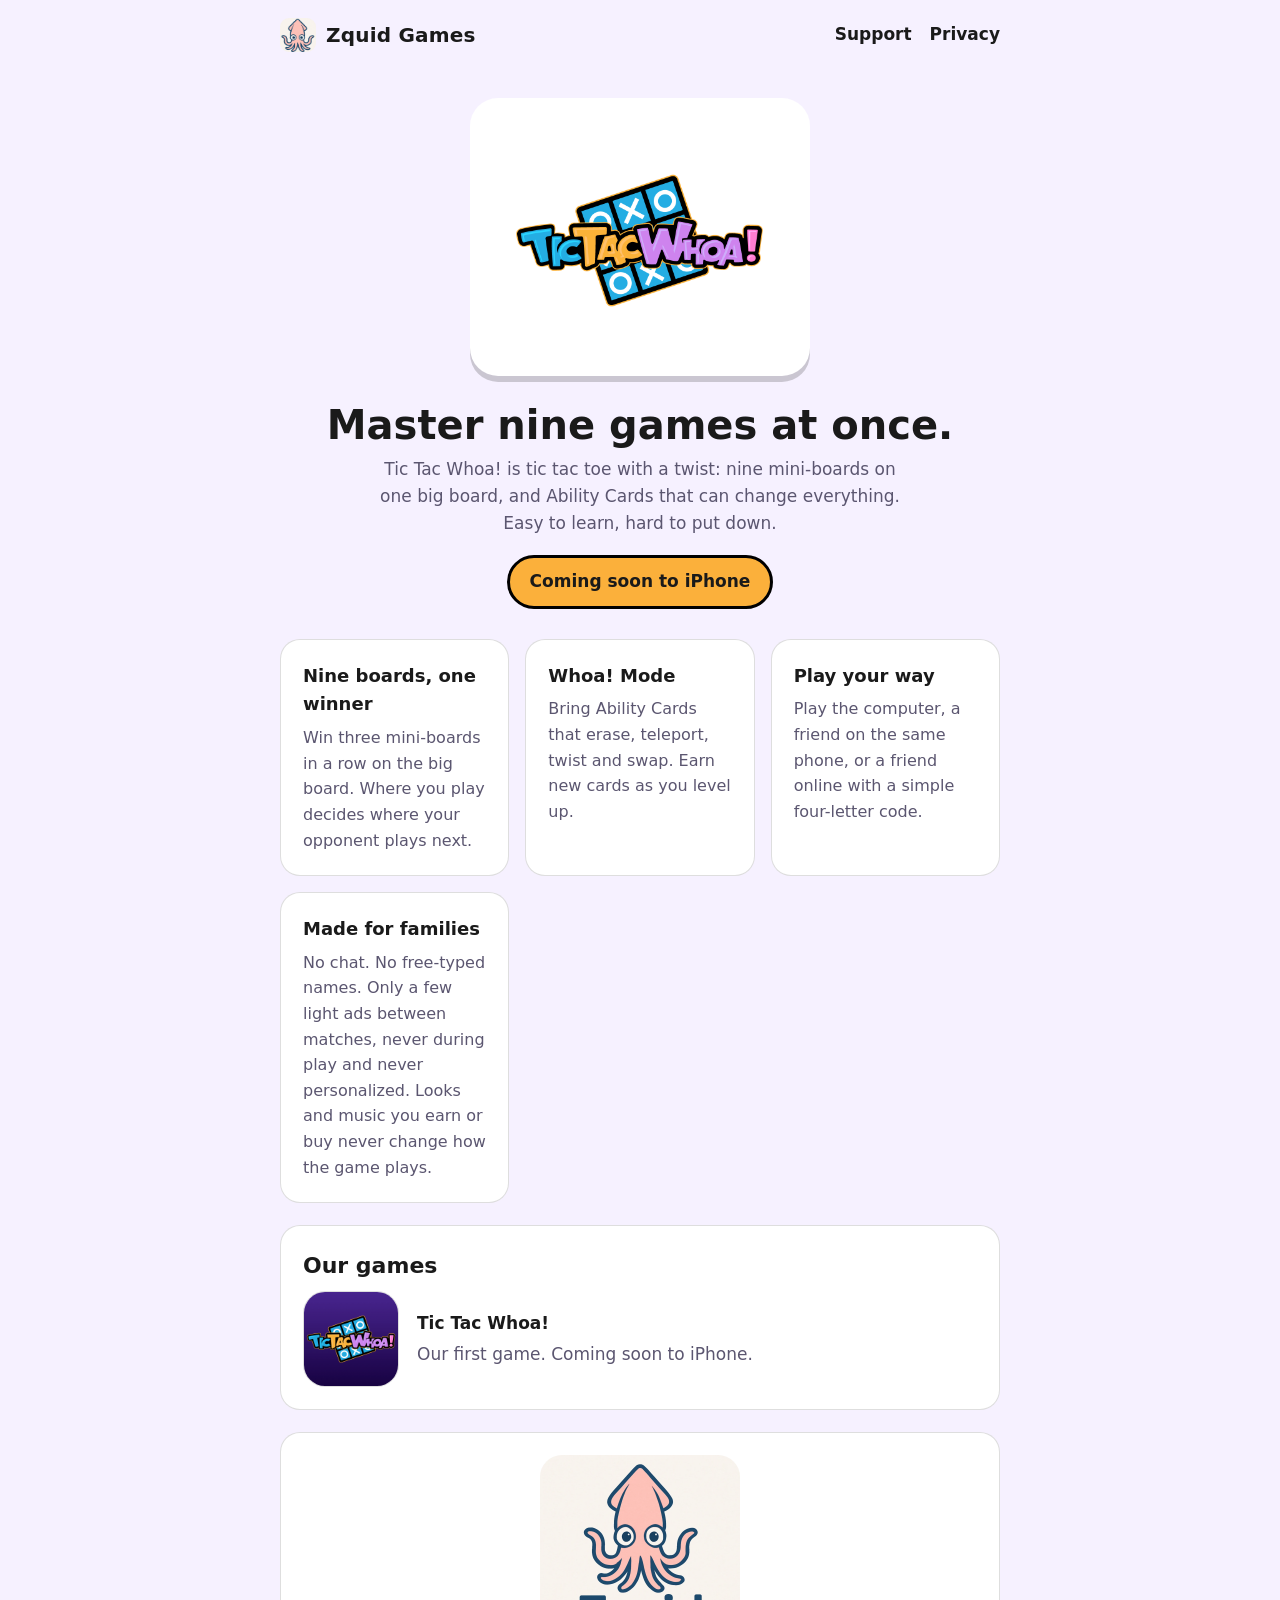
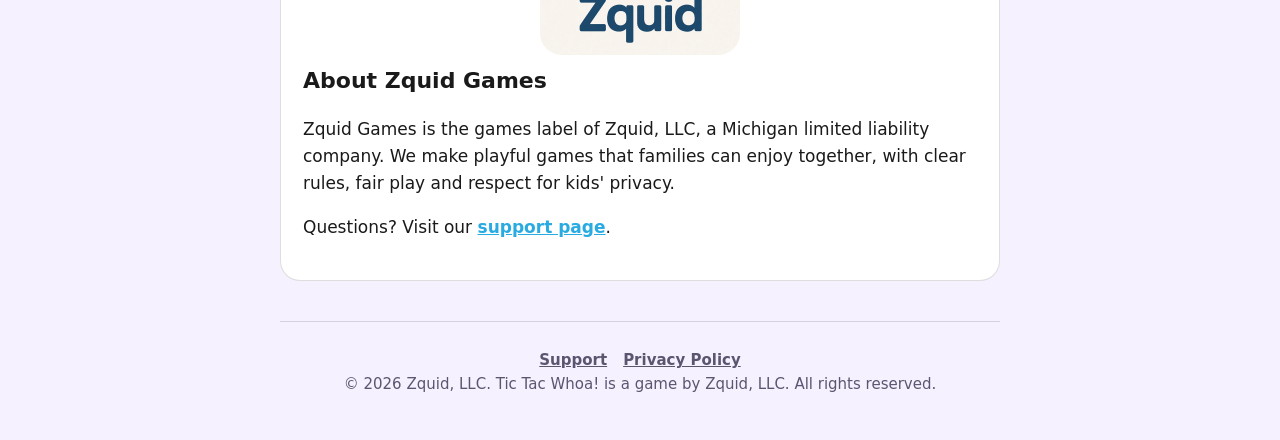
<file: index.html>
<!doctype html>
<html lang="en">
<head>
<meta charset="utf-8">
<meta name="viewport" content="width=device-width, initial-scale=1">
<title>Zquid Games | Tic Tac Whoa!</title>
<meta name="description" content="Zquid Games makes playful games for families. Our first game is Tic Tac Whoa!: nine games of tic tac toe at once, with Ability Cards that change the board.">
<link rel="icon" href="squid.png">
<link rel="stylesheet" href="style.css">
</head>
<body>
<div class="wrap">
  <header class="site">
    <a class="brand" href="index.html"><img src="squid.png" alt="" width="36" height="34"><span>Zquid Games</span></a>
    <nav><a href="support.html">Support</a><a href="privacy.html">Privacy</a></nav>
  </header>

  <section class="hero">
    <img class="logo" src="logo.png" alt="Tic Tac Whoa!" width="340" height="272">
    <h1>Master nine games at once.</h1>
    <p>Tic Tac Whoa! is tic tac toe with a twist: nine mini-boards on one big board, and Ability Cards that can change everything. Easy to learn, hard to put down.</p>
    <a class="pill" href="support.html">Coming soon to iPhone</a>
  </section>

  <section class="cards">
    <div class="card"><h3>Nine boards, one winner</h3><p>Win three mini-boards in a row on the big board. Where you play decides where your opponent plays next.</p></div>
    <div class="card"><h3>Whoa! Mode</h3><p>Bring Ability Cards that erase, teleport, twist and swap. Earn new cards as you level up.</p></div>
    <div class="card"><h3>Play your way</h3><p>Play the computer, a friend on the same phone, or a friend online with a simple four-letter code.</p></div>
    <div class="card"><h3>Made for families</h3><p>No chat. No free-typed names. Only a few light ads between matches, never during play and never personalized. Looks and music you earn or buy never change how the game plays.</p></div>
  </section>

  <section class="card">
    <h2>Our games</h2>
    <div class="game">
      <img src="icon.png" alt="Tic Tac Whoa! app icon">
      <div class="text">
        <strong>Tic Tac Whoa!</strong>
        <p>Our first game. Coming soon to iPhone.</p>
      </div>
    </div>
  </section>

  <section class="card">
    <img class="zquid" src="zquid-logo.png" alt="Zquid, LLC logo: a friendly pink squid" width="200" height="200">
    <h2>About Zquid Games</h2>
    <p>Zquid Games is the games label of Zquid, LLC, a Michigan limited liability company. We make playful games that families can enjoy together, with clear rules, fair play and respect for kids' privacy.</p>
    <p>Questions? Visit our <a href="support.html">support page</a>.</p>
  </section>

  <footer class="site">
    <div><a href="support.html">Support</a><a href="privacy.html">Privacy Policy</a></div>
    <div>&copy; 2026 Zquid, LLC. Tic Tac Whoa! is a game by Zquid, LLC. All rights reserved.</div>
  </footer>
</div>
</body>
</html>
</file>
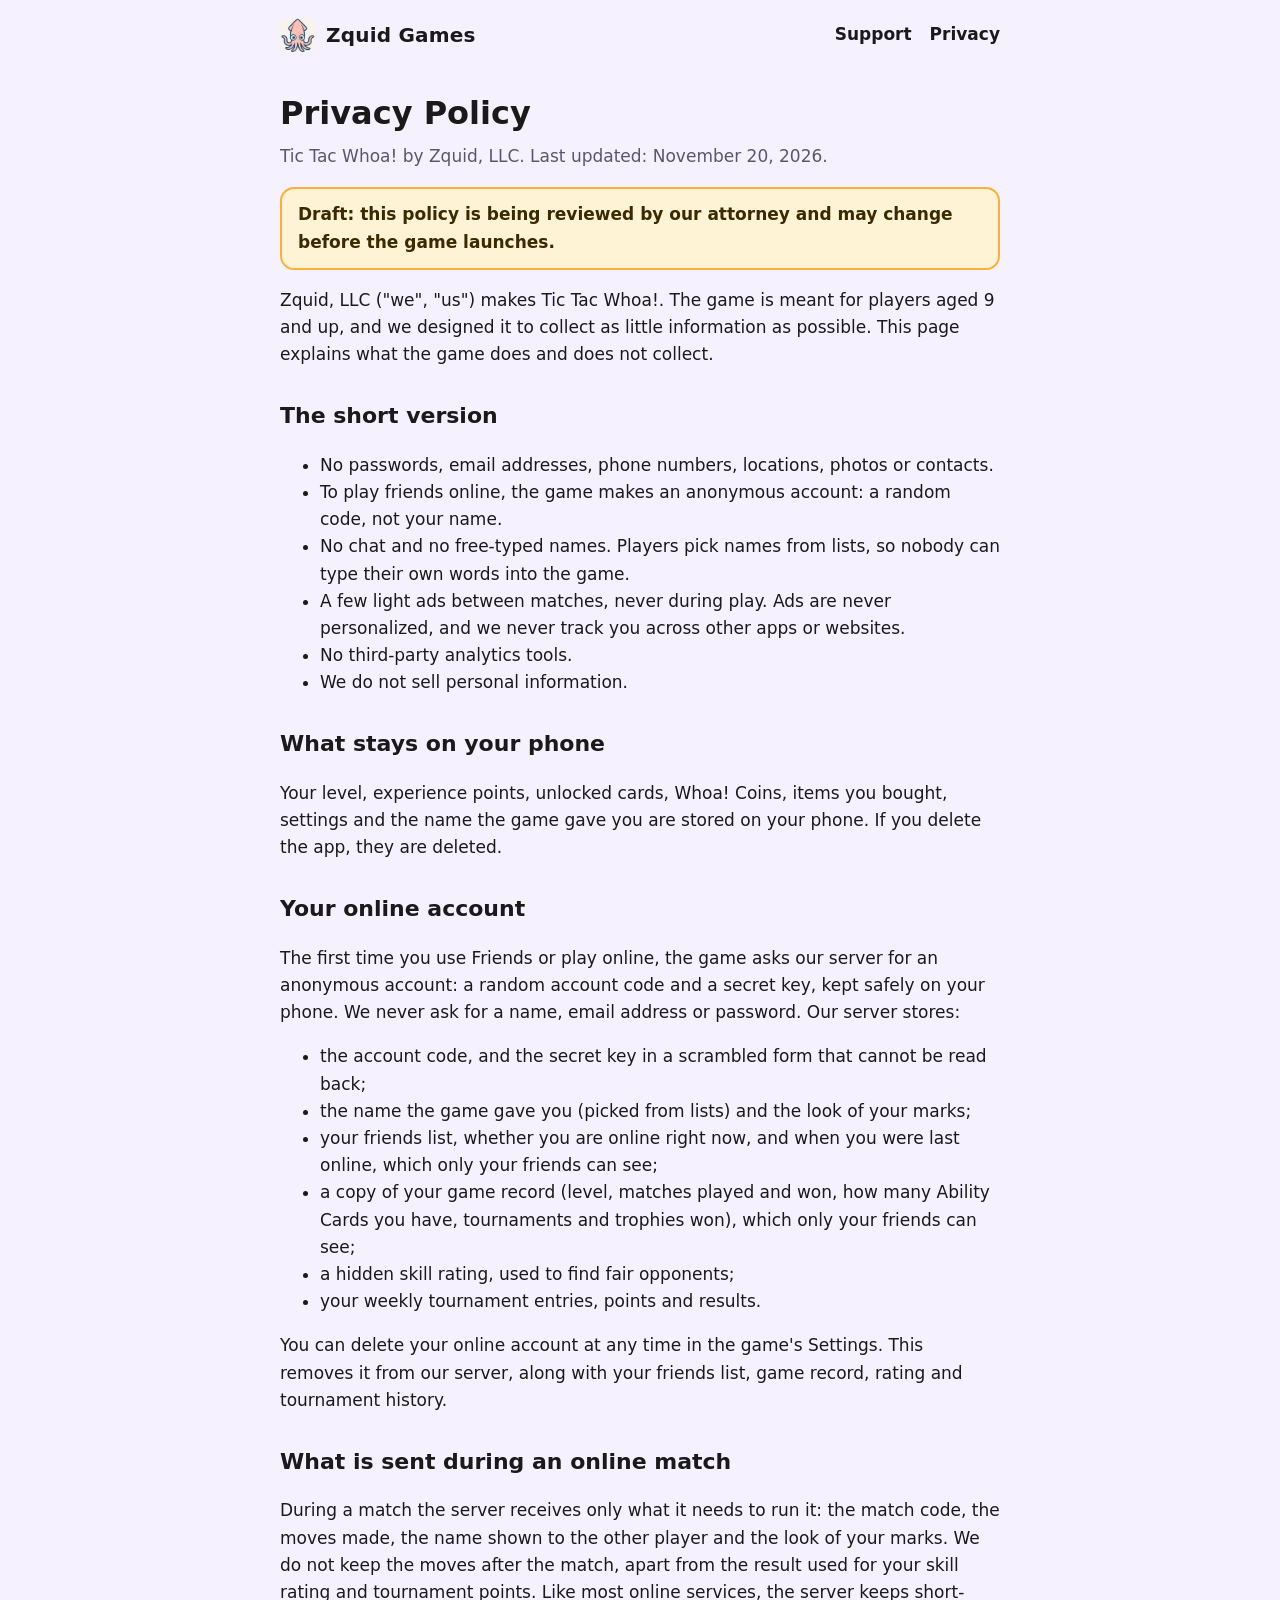
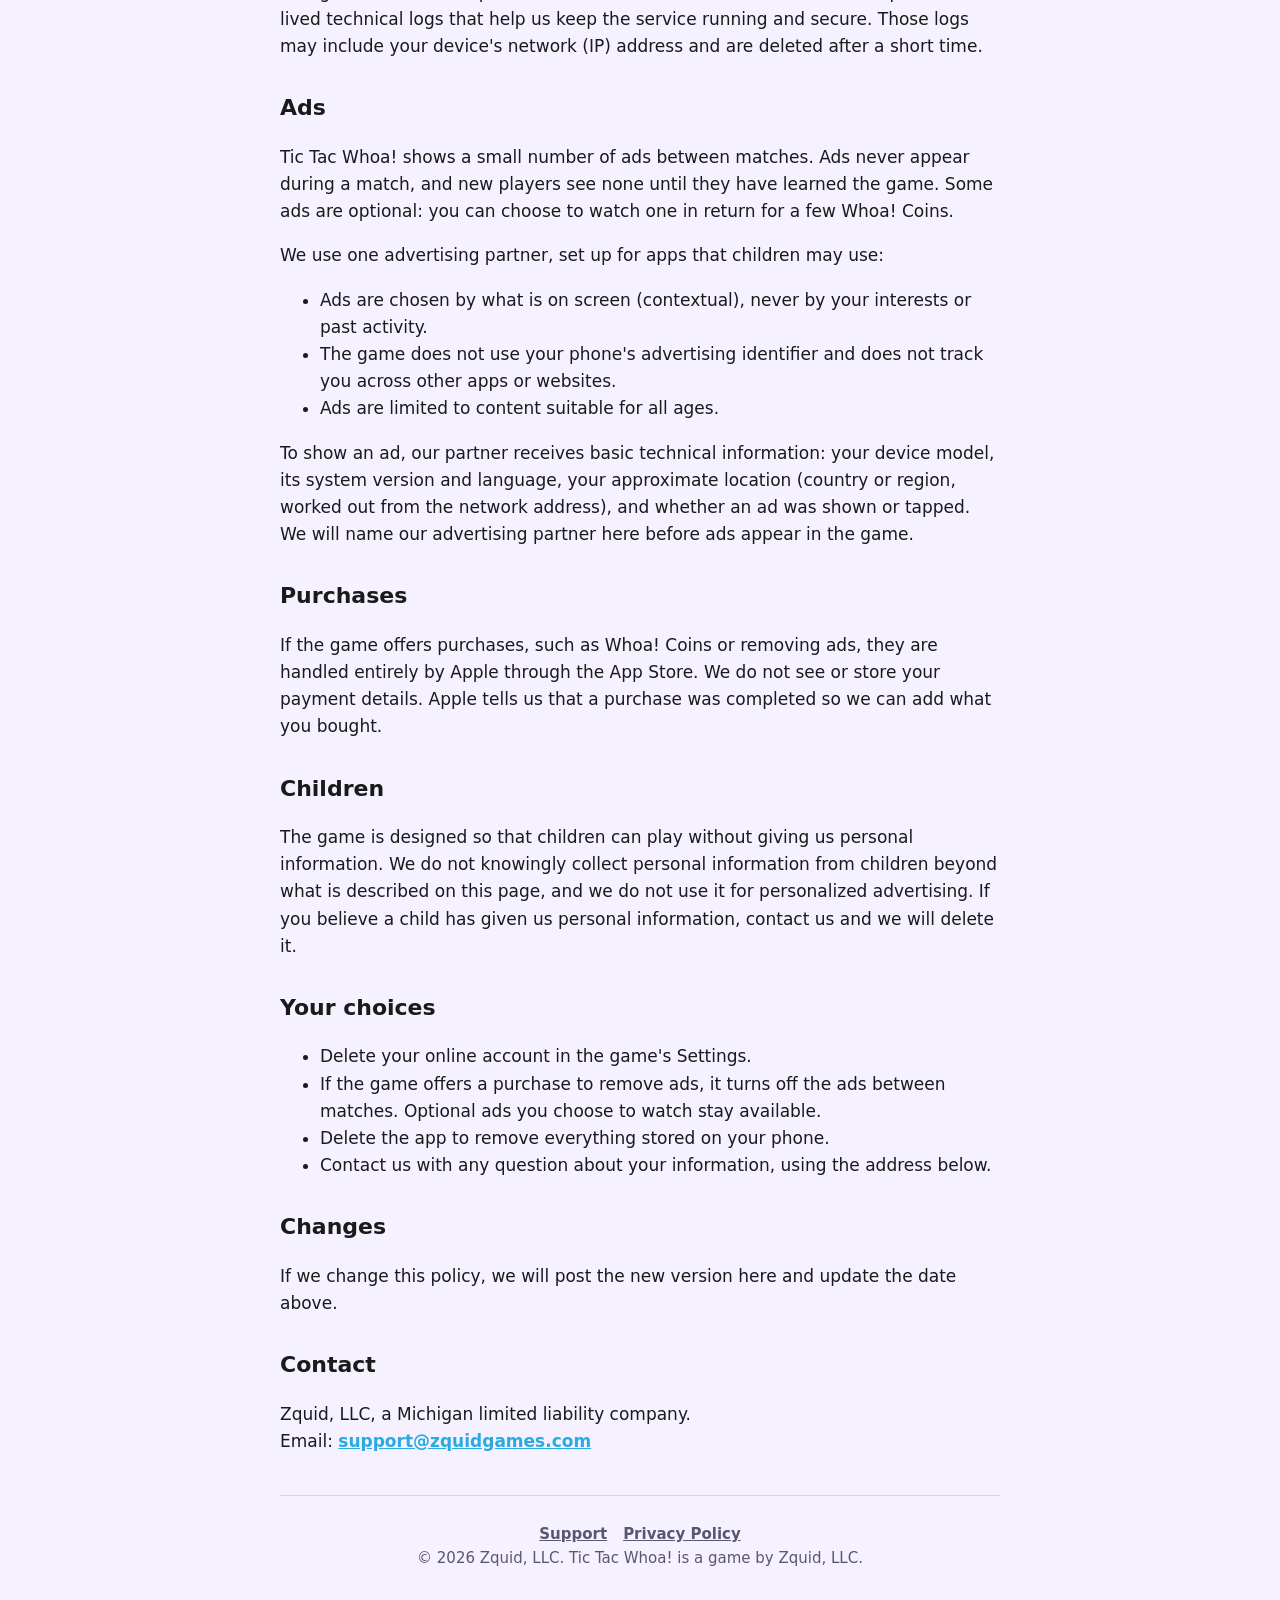
<file: privacy.html>
<!doctype html>
<html lang="en">
<head>
<meta charset="utf-8">
<meta name="viewport" content="width=device-width, initial-scale=1">
<title>Privacy Policy | Tic Tac Whoa!</title>
<meta name="description" content="How Tic Tac Whoa!, a game by Zquid, LLC, handles information.">
<link rel="icon" href="squid.png">
<link rel="stylesheet" href="style.css">
</head>
<body>
<div class="wrap">
  <header class="site">
    <a class="brand" href="index.html"><img src="squid.png" alt="" width="36" height="34"><span>Zquid Games</span></a>
    <nav><a href="support.html">Support</a><a href="privacy.html">Privacy</a></nav>
  </header>

  <main class="page">
    <h1>Privacy Policy</h1>
    <p class="updated">Tic Tac Whoa! by Zquid, LLC. Last updated: November 20, 2026.</p>
    <div class="notice">Draft: this policy is being reviewed by our attorney and may change before the game launches.</div>

    <p>Zquid, LLC ("we", "us") makes Tic Tac Whoa!. The game is meant for players aged 9 and up, and we designed it to collect as little information as possible. This page explains what the game does and does not collect.</p>

    <h2>The short version</h2>
    <ul>
      <li>No passwords, email addresses, phone numbers, locations, photos or contacts.</li>
      <li>To play friends online, the game makes an anonymous account: a random code, not your name.</li>
      <li>No chat and no free-typed names. Players pick names from lists, so nobody can type their own words into the game.</li>
      <li>A few light ads between matches, never during play. Ads are never personalized, and we never track you across other apps or websites.</li>
      <li>No third-party analytics tools.</li>
      <li>We do not sell personal information.</li>
    </ul>

    <h2>What stays on your phone</h2>
    <p>Your level, experience points, unlocked cards, Whoa! Coins, items you bought, settings and the name the game gave you are stored on your phone. If you delete the app, they are deleted.</p>

    <h2>Your online account</h2>
    <p>The first time you use Friends or play online, the game asks our server for an anonymous account: a random account code and a secret key, kept safely on your phone. We never ask for a name, email address or password. Our server stores:</p>
    <ul>
      <li>the account code, and the secret key in a scrambled form that cannot be read back;</li>
      <li>the name the game gave you (picked from lists) and the look of your marks;</li>
      <li>your friends list, whether you are online right now, and when you were last online, which only your friends can see;</li>
      <li>a copy of your game record (level, matches played and won, how many Ability Cards you have, tournaments and trophies won), which only your friends can see;</li>
      <li>a hidden skill rating, used to find fair opponents;</li>
      <li>your weekly tournament entries, points and results.</li>
    </ul>
    <p>You can delete your online account at any time in the game's Settings. This removes it from our server, along with your friends list, game record, rating and tournament history.</p>

    <h2>What is sent during an online match</h2>
    <p>During a match the server receives only what it needs to run it: the match code, the moves made, the name shown to the other player and the look of your marks. We do not keep the moves after the match, apart from the result used for your skill rating and tournament points. Like most online services, the server keeps short-lived technical logs that help us keep the service running and secure. Those logs may include your device's network (IP) address and are deleted after a short time.</p>

    <h2>Ads</h2>
    <p>Tic Tac Whoa! shows a small number of ads between matches. Ads never appear during a match, and new players see none until they have learned the game. Some ads are optional: you can choose to watch one in return for a few Whoa! Coins.</p>
    <p>We use one advertising partner, set up for apps that children may use:</p>
    <ul>
      <li>Ads are chosen by what is on screen (contextual), never by your interests or past activity.</li>
      <li>The game does not use your phone's advertising identifier and does not track you across other apps or websites.</li>
      <li>Ads are limited to content suitable for all ages.</li>
    </ul>
    <p>To show an ad, our partner receives basic technical information: your device model, its system version and language, your approximate location (country or region, worked out from the network address), and whether an ad was shown or tapped. We will name our advertising partner here before ads appear in the game.</p>

    <h2>Purchases</h2>
    <p>If the game offers purchases, such as Whoa! Coins or removing ads, they are handled entirely by Apple through the App Store. We do not see or store your payment details. Apple tells us that a purchase was completed so we can add what you bought.</p>

    <h2>Children</h2>
    <p>The game is designed so that children can play without giving us personal information. We do not knowingly collect personal information from children beyond what is described on this page, and we do not use it for personalized advertising. If you believe a child has given us personal information, contact us and we will delete it.</p>

    <h2>Your choices</h2>
    <ul>
      <li>Delete your online account in the game's Settings.</li>
      <li>If the game offers a purchase to remove ads, it turns off the ads between matches. Optional ads you choose to watch stay available.</li>
      <li>Delete the app to remove everything stored on your phone.</li>
      <li>Contact us with any question about your information, using the address below.</li>
    </ul>

    <h2>Changes</h2>
    <p>If we change this policy, we will post the new version here and update the date above.</p>

    <h2>Contact</h2>
    <p>Zquid, LLC, a Michigan limited liability company.<br>
    Email: <a href="mailto:support@zquidgames.com">support@zquidgames.com</a></p>
  </main>

  <footer class="site">
    <div><a href="support.html">Support</a><a href="privacy.html">Privacy Policy</a></div>
    <div>&copy; 2026 Zquid, LLC. Tic Tac Whoa! is a game by Zquid, LLC.</div>
  </footer>
</div>
</body>
</html>
</file>
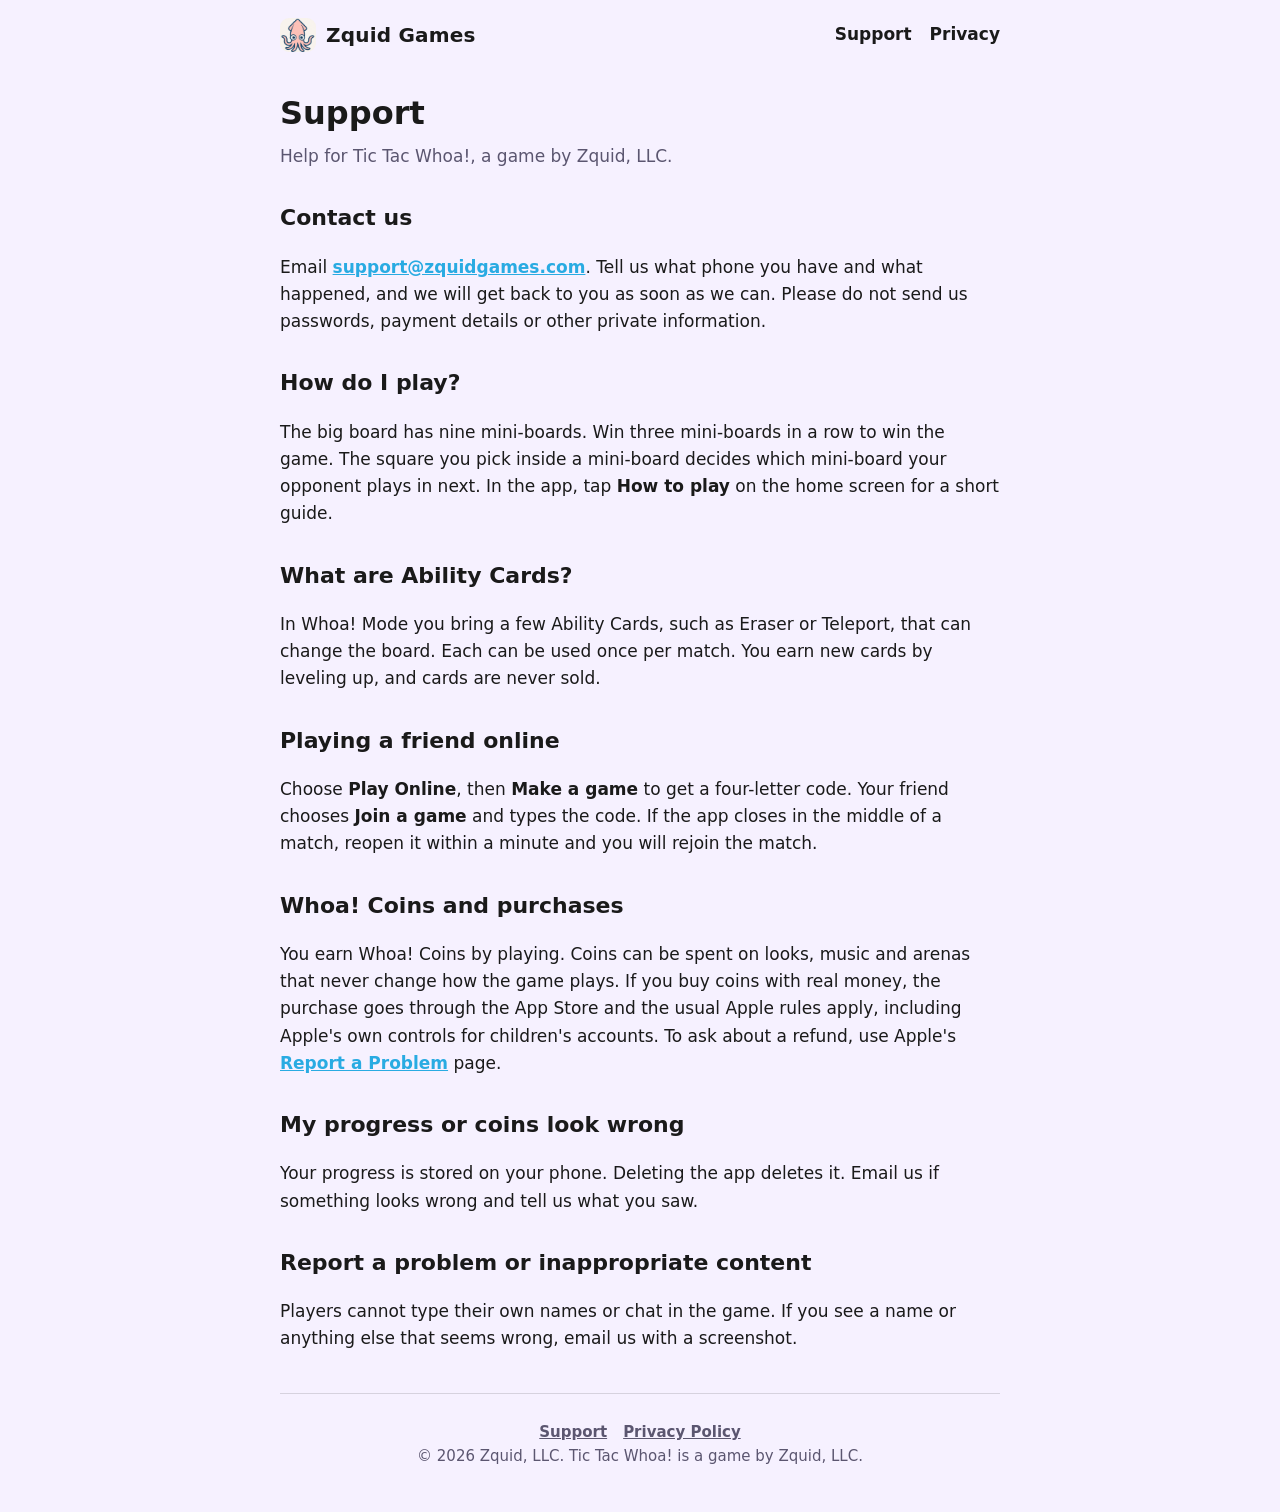
<file: support.html>
<!doctype html>
<html lang="en">
<head>
<meta charset="utf-8">
<meta name="viewport" content="width=device-width, initial-scale=1">
<title>Support | Tic Tac Whoa!</title>
<meta name="description" content="Help for Tic Tac Whoa!, a game by Zquid, LLC: how to play, online games, purchases and how to contact us.">
<link rel="icon" href="squid.png">
<link rel="stylesheet" href="style.css">
</head>
<body>
<div class="wrap">
  <header class="site">
    <a class="brand" href="index.html"><img src="squid.png" alt="" width="36" height="34"><span>Zquid Games</span></a>
    <nav><a href="support.html">Support</a><a href="privacy.html">Privacy</a></nav>
  </header>

  <main class="page">
    <h1>Support</h1>
    <p class="updated">Help for Tic Tac Whoa!, a game by Zquid, LLC.</p>

    <h2>Contact us</h2>
    <p>Email <a href="mailto:support@zquidgames.com">support@zquidgames.com</a>. Tell us what phone you have and what happened, and we will get back to you as soon as we can. Please do not send us passwords, payment details or other private information.</p>

    <h2>How do I play?</h2>
    <p>The big board has nine mini-boards. Win three mini-boards in a row to win the game. The square you pick inside a mini-board decides which mini-board your opponent plays in next. In the app, tap <strong>How to play</strong> on the home screen for a short guide.</p>

    <h2>What are Ability Cards?</h2>
    <p>In Whoa! Mode you bring a few Ability Cards, such as Eraser or Teleport, that can change the board. Each can be used once per match. You earn new cards by leveling up, and cards are never sold.</p>

    <h2>Playing a friend online</h2>
    <p>Choose <strong>Play Online</strong>, then <strong>Make a game</strong> to get a four-letter code. Your friend chooses <strong>Join a game</strong> and types the code. If the app closes in the middle of a match, reopen it within a minute and you will rejoin the match.</p>

    <h2>Whoa! Coins and purchases</h2>
    <p>You earn Whoa! Coins by playing. Coins can be spent on looks, music and arenas that never change how the game plays. If you buy coins with real money, the purchase goes through the App Store and the usual Apple rules apply, including Apple's own controls for children's accounts. To ask about a refund, use Apple's <a href="https://reportaproblem.apple.com">Report a Problem</a> page.</p>

    <h2>My progress or coins look wrong</h2>
    <p>Your progress is stored on your phone. Deleting the app deletes it. Email us if something looks wrong and tell us what you saw.</p>

    <h2>Report a problem or inappropriate content</h2>
    <p>Players cannot type their own names or chat in the game. If you see a name or anything else that seems wrong, email us with a screenshot.</p>
  </main>

  <footer class="site">
    <div><a href="support.html">Support</a><a href="privacy.html">Privacy Policy</a></div>
    <div>&copy; 2026 Zquid, LLC. Tic Tac Whoa! is a game by Zquid, LLC.</div>
  </footer>
</div>
</body>
</html>
</file>
<file: style.css>
:root {
  --bg: #F6F1FF;
  --card: #FFFFFF;
  --ink: #1A1A1A;
  --muted: #5B5670;
  --blue: #29ABE2;
  --purple: #CD82ED;
  --orange: #FBB03B;
  --pink: #FF7BD0;
  --line: rgba(26, 26, 26, 0.14);
}
@media (prefers-color-scheme: dark) {
  :root {
    --bg: #17131F;
    --card: #231D31;
    --ink: #F4EFFF;
    --muted: #B9B0D0;
    --line: rgba(244, 239, 255, 0.18);
  }
}
* { box-sizing: border-box; }
html { -webkit-text-size-adjust: 100%; }
body {
  margin: 0;
  background: var(--bg);
  color: var(--ink);
  font: 17px/1.6 ui-rounded, "SF Pro Rounded", system-ui, -apple-system, "Segoe UI", Roboto, sans-serif;
}
a { color: var(--blue); font-weight: 700; }
.wrap { max-width: 760px; margin: 0 auto; padding: 0 20px; }
header.site {
  display: flex; align-items: center; justify-content: space-between; gap: 12px;
  padding: 18px 0;
}
header.site .brand { display: inline-flex; align-items: center; gap: 10px; font-weight: 900; font-size: 20px; color: var(--ink); text-decoration: none; letter-spacing: 0.2px; }
header.site nav a { margin-left: 18px; text-decoration: none; color: var(--ink); font-weight: 700; }
header.site nav a:hover { color: var(--blue); }
.hero { text-align: center; padding: 28px 0 8px; }
.hero img.logo {
  width: min(340px, 80%); height: auto;
  background: #FFFFFF; border-radius: 28px; padding: 14px;
  box-shadow: 0 6px 0 rgba(0, 0, 0, 0.18);
}
.hero h1 { font-size: clamp(28px, 6vw, 40px); line-height: 1.15; margin: 18px 0 8px; font-weight: 900; }
.hero p { color: var(--muted); max-width: 540px; margin: 0 auto; }
.pill {
  display: inline-block; margin-top: 18px; padding: 10px 20px; border-radius: 999px;
  background: var(--orange); color: #1A1A1A; font-weight: 900; border: 3px solid #000; text-decoration: none;
}
.card {
  background: var(--card); border: 1px solid var(--line); border-radius: 20px;
  padding: 22px; margin: 22px 0;
}
.card h2 { margin: 0 0 8px; font-size: 22px; }
.cards { display: grid; gap: 16px; grid-template-columns: repeat(auto-fit, minmax(210px, 1fr)); margin: 22px 0; }
.cards .card { margin: 0; }
.cards .card h3 { margin: 0 0 6px; font-size: 18px; }
.cards .card p { margin: 0; color: var(--muted); font-size: 16px; }
.game { display: flex; gap: 18px; align-items: center; flex-wrap: wrap; }
.game img { width: 96px; height: 96px; border-radius: 22px; border: 1px solid var(--line); }
.game .text { flex: 1 1 260px; }
.game .text p { margin: 4px 0 0; color: var(--muted); }
main.page h1 { font-size: 32px; margin: 18px 0 4px; }
main.page h2 { margin-top: 30px; font-size: 22px; }
main.page p, main.page li { color: var(--ink); }
main.page .updated { color: var(--muted); margin-top: 0; }
.notice {
  background: #FFF3D6; color: #3A2A00; border: 2px solid var(--orange);
  border-radius: 14px; padding: 12px 16px; margin: 16px 0; font-weight: 700;
}
footer.site {
  margin-top: 40px; padding: 26px 0 44px; border-top: 1px solid var(--line);
  color: var(--muted); font-size: 15px; text-align: center;
}
footer.site a { color: var(--muted); margin: 0 8px; }
header.site .brand { white-space: nowrap; }
header.site .brand img { border-radius: 9px; }
@media (max-width: 420px) { header.site nav a { margin-left: 12px; font-size: 16px; } header.site .brand { font-size: 18px; } }
img.zquid { display: block; width: 200px; max-width: 60%; height: auto; margin: 0 auto 8px; border-radius: 22px; }
</file>
